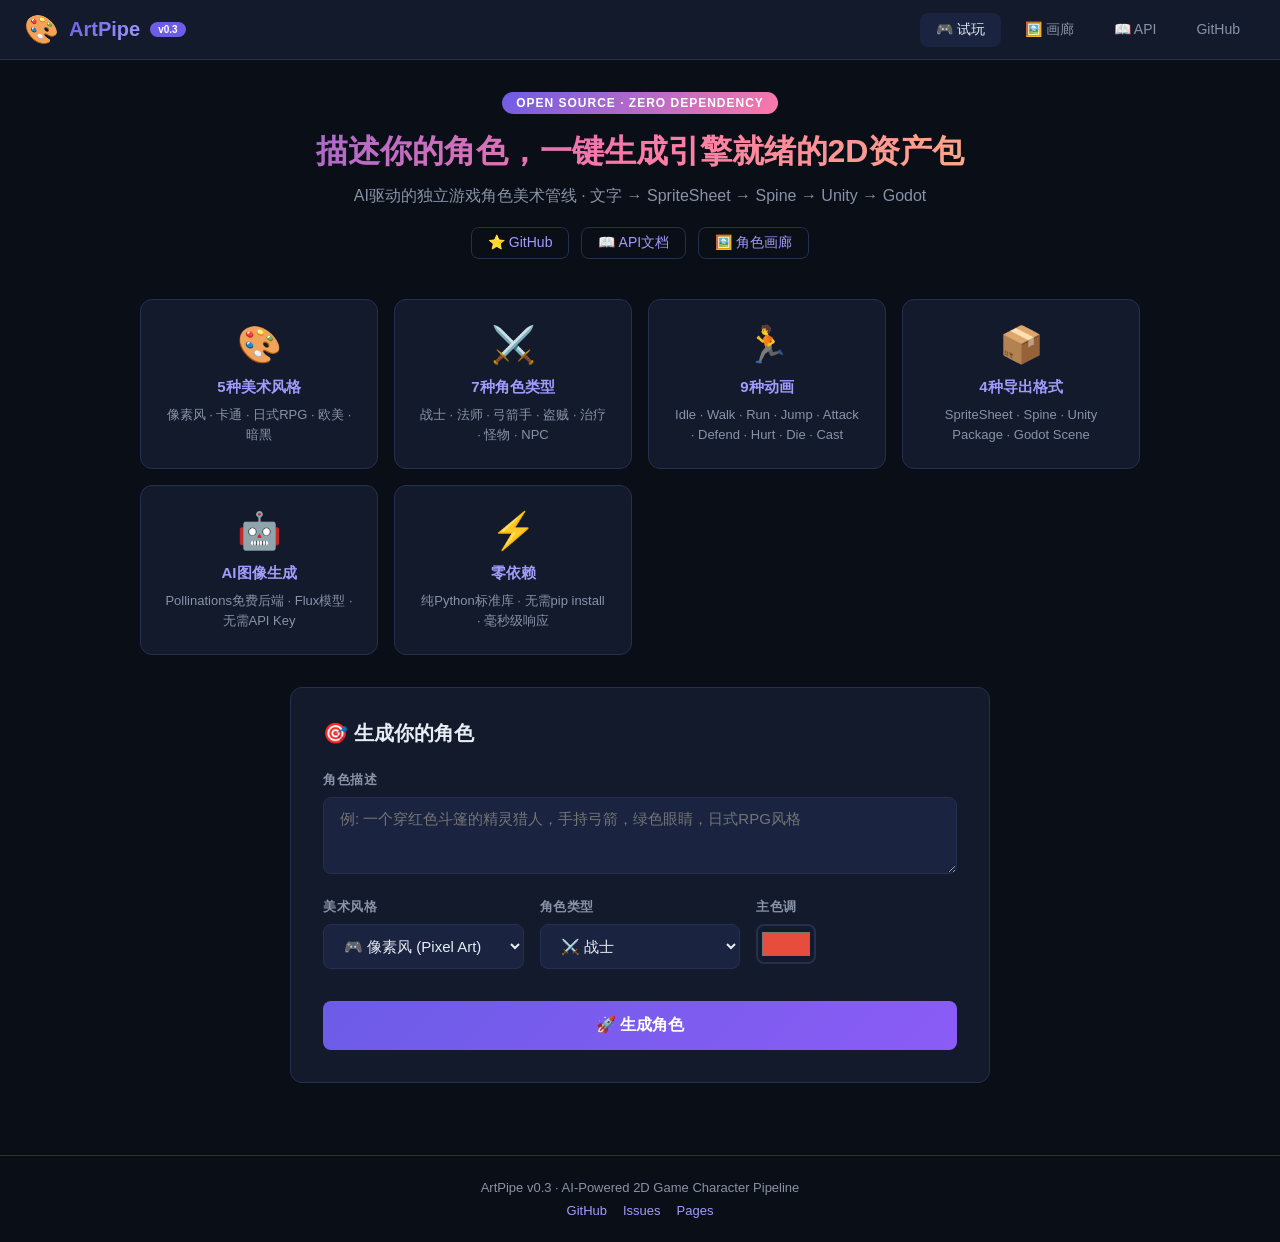
<file: docs/index.html>
<!DOCTYPE html>
<html lang="zh-CN">
<head>
    <meta charset="UTF-8">
    <meta name="viewport" content="width=device-width, initial-scale=1.0">
    <title>ArtPipe - AI 2D Game Character Generator</title>
    <meta name="description" content="API-First AI 2D game character asset generation. From text to engine-ready sprite sheets, Spine animations, Unity & Godot packages.">
    <link rel="icon" href="data:image/svg+xml,<svg xmlns='http://www.w3.org/2000/svg' viewBox='0 0 100 100'><text y='.9em' font-size='90'>🎨</text></svg>">
    <link rel="stylesheet" href="css/style.css">
    <style>
        /* Pages-only additions */
        .hero-badge { display:inline-block; background:linear-gradient(135deg,var(--accent),#fd79a8); color:#fff; padding:4px 14px; border-radius:20px; font-size:12px; font-weight:700; margin-bottom:16px; letter-spacing:1px; }
        .hero-links { margin-top:20px; display:flex; gap:12px; justify-content:center; flex-wrap:wrap; }
        .hero-links a { color:var(--accent2); text-decoration:none; font-size:14px; border:1px solid var(--border); padding:6px 16px; border-radius:8px; transition:all .2s; }
        .hero-links a:hover { border-color:var(--accent); background:rgba(108,92,231,.1); }
        .section-title { font-size:24px; text-align:center; margin:48px 0 24px; background:linear-gradient(135deg,var(--accent),var(--accent2)); -webkit-background-clip:text; -webkit-text-fill-color:transparent; }
        .api-section { background:var(--surface); border:1px solid var(--border); border-radius:var(--radius); padding:32px; max-width:800px; margin:24px auto; }
        .api-section h3 { color:var(--accent2); margin-bottom:12px; }
        .api-section pre { background:var(--bg); border:1px solid var(--border); border-radius:8px; padding:16px; overflow-x:auto; font-size:13px; color:#a8d8a8; line-height:1.6; }
        .api-section .method { color:#e17055; font-weight:700; }
        .features-grid { display:grid; grid-template-columns:repeat(auto-fit,minmax(220px,1fr)); gap:16px; max-width:1000px; margin:24px auto; }
        .feature-card { background:var(--surface); border:1px solid var(--border); border-radius:var(--radius); padding:24px; text-align:center; transition:all .2s; }
        .feature-card:hover { border-color:var(--accent); transform:translateY(-2px); }
        .feature-card .icon { font-size:36px; margin-bottom:12px; }
        .feature-card h4 { font-size:15px; margin-bottom:8px; color:var(--accent2); }
        .feature-card p { font-size:13px; color:var(--text2); line-height:1.5; }
        .footer-links { display:flex; gap:16px; justify-content:center; margin-top:8px; }
        .footer-links a { color:var(--accent2); text-decoration:none; font-size:13px; }
        #demo-grid .gallery-card { cursor:pointer; min-width:130px; max-width:150px; }
        #demo-grid .gallery-card canvas { display:block; margin:0 auto 6px; border-radius:6px; }
        #demo-grid .gallery-card:hover { transform:scale(1.05); border-color:var(--accent); }
    </style>
</head>
<body>
    <nav class="navbar">
        <div class="logo">
            <span class="logo-icon">🎨</span>
            <span class="logo-text">ArtPipe</span>
            <span class="badge">v0.3</span>
        </div>
        <div class="nav-links">
            <a href="#" onclick="showStep(0)" class="active" id="nav-create">🎮 试玩</a>
            <a href="#" onclick="showStep(5)" id="nav-gallery">🖼️ 画廊</a>
            <a href="#" onclick="showStep(6)" id="nav-api">📖 API</a>
            <a href="https://github.com/kongshan001/art-pipe" target="_blank">GitHub</a>
        </div>
    </nav>

    <main class="container">
        <!-- Step 0: Create -->
        <section id="step-0" class="step active">
            <div class="hero">
                <div class="hero-badge">OPEN SOURCE · ZERO DEPENDENCY</div>
                <h1>描述你的角色，一键生成引擎就绪的2D资产包</h1>
                <p class="subtitle">AI驱动的独立游戏角色美术管线 · 文字 → SpriteSheet → Spine → Unity → Godot</p>
                <div class="hero-links">
                    <a href="https://github.com/kongshan001/art-pipe" target="_blank">⭐ GitHub</a>
                    <a href="#" onclick="showStep(6)">📖 API文档</a>
                    <a href="#" onclick="showStep(5)">🖼️ 角色画廊</a>
                </div>
            </div>

            <!-- Feature Cards -->
            <div class="features-grid">
                <div class="feature-card"><div class="icon">🎨</div><h4>5种美术风格</h4><p>像素风 · 卡通 · 日式RPG · 欧美 · 暗黑</p></div>
                <div class="feature-card"><div class="icon">⚔️</div><h4>7种角色类型</h4><p>战士 · 法师 · 弓箭手 · 盗贼 · 治疗 · 怪物 · NPC</p></div>
                <div class="feature-card"><div class="icon">🏃</div><h4>9种动画</h4><p>Idle · Walk · Run · Jump · Attack · Defend · Hurt · Die · Cast</p></div>
                <div class="feature-card"><div class="icon">📦</div><h4>4种导出格式</h4><p>SpriteSheet · Spine · Unity Package · Godot Scene</p></div>
                <div class="feature-card"><div class="icon">🤖</div><h4>AI图像生成</h4><p>Pollinations免费后端 · Flux模型 · 无需API Key</p></div>
                <div class="feature-card"><div class="icon">⚡</div><h4>零依赖</h4><p>纯Python标准库 · 无需pip install · 毫秒级响应</p></div>
            </div>

            <div class="card form-card" style="margin-top:32px;">
                <h2>🎯 生成你的角色</h2>
                <div class="form-group">
                    <label>角色描述</label>
                    <textarea id="char-desc" rows="3" placeholder="例: 一个穿红色斗篷的精灵猎人，手持弓箭，绿色眼睛，日式RPG风格"></textarea>
                </div>
                <div class="form-row">
                    <div class="form-group">
                        <label>美术风格</label>
                        <select id="art-style">
                            <option value="pixel">🎮 像素风 (Pixel Art)</option>
                            <option value="cartoon">🎨 卡通手绘 (Cartoon)</option>
                            <option value="anime">🌸 日式RPG (Anime)</option>
                            <option value="western">🤠 欧美卡通 (Western)</option>
                            <option value="dark">🗡️ 暗黑风 (Dark Fantasy)</option>
                        </select>
                    </div>
                    <div class="form-group">
                        <label>角色类型</label>
                        <select id="char-type">
                            <option value="warrior">⚔️ 战士</option>
                            <option value="mage">🧙 法师</option>
                            <option value="archer">🏹 弓箭手</option>
                            <option value="rogue">🗡️ 盗贼</option>
                            <option value="healer">💚 治疗者</option>
                            <option value="monster">👾 怪物</option>
                            <option value="npc">👤 NPC</option>
                        </select>
                    </div>
                    <div class="form-group">
                        <label>主色调</label>
                        <input type="color" id="primary-color" value="#e74c3c">
                    </div>
                </div>
                <button class="btn btn-primary btn-lg" onclick="generateCharacter()">
                    🚀 生成角色
                </button>
            </div>
        </section>

        <!-- Step 1: Loading -->
        <section id="step-1" class="step">
            <div class="loading-container">
                <div class="loading-ring"></div>
                <h2 id="loading-text">🎨 正在生成角色概念图...</h2>
                <div class="progress-bar">
                    <div class="progress-fill" id="progress-fill"></div>
                </div>
                <div class="pipeline-steps">
                    <div class="pipe-step" id="ps-gen">✅ 概念图生成</div>
                    <div class="pipe-step" id="ps-split">⏳ 图层拆分</div>
                    <div class="pipe-step" id="ps-rig">⏳ 骨骼绑定</div>
                    <div class="pipe-step" id="ps-anim">⏳ 动画制作</div>
                    <div class="pipe-step" id="ps-pack">⏳ 打包导出</div>
                </div>
            </div>
        </section>

        <!-- Step 2: Preview & Edit -->
        <section id="step-2" class="step">
            <div class="preview-layout">
                <div class="canvas-area">
                    <h2>👤 角色预览</h2>
                    <div class="canvas-wrapper">
                        <canvas id="character-canvas" width="400" height="500"></canvas>
                    </div>
                    <div class="anim-controls">
                        <button class="btn btn-sm" onclick="playAnim('idle')" id="anim-idle">🧍 Idle</button>
                        <button class="btn btn-sm" onclick="playAnim('walk')" id="anim-walk">🚶 Walk</button>
                        <button class="btn btn-sm" onclick="playAnim('run')" id="anim-run">🏃 Run</button>
                        <button class="btn btn-sm" onclick="playAnim('attack')" id="anim-attack">⚔️ Attack</button>
                        <button class="btn btn-sm" onclick="playAnim('hurt')" id="anim-hurt">💥 Hurt</button>
                        <button class="btn btn-sm" onclick="playAnim('die')" id="anim-die">💀 Die</button>
                    </div>
                </div>
                <div class="props-area">
                    <h2>⚙️ 属性调整</h2>
                    <div class="prop-group">
                        <label>动画速度</label>
                        <input type="range" id="anim-speed" min="0.5" max="3" step="0.1" value="1" oninput="setAnimSpeed(this.value)">
                        <span id="speed-val">1.0x</span>
                    </div>
                    <div class="prop-group">
                        <label>角色缩放</label>
                        <input type="range" id="char-scale" min="0.5" max="2" step="0.1" value="1" oninput="setScale(this.value)">
                        <span id="scale-val">1.0x</span>
                    </div>
                    <div class="prop-group">
                        <label>配色方案</label>
                        <div class="color-swatches" id="color-swatches"></div>
                    </div>
                    <div class="prop-group">
                        <label>角色变体</label>
                        <div class="variant-grid" id="variant-grid"></div>
                    </div>
                    <div class="character-info" id="char-info">
                        <div class="info-row"><span>风格:</span><span id="info-style">-</span></div>
                        <div class="info-row"><span>类型:</span><span id="info-type">-</span></div>
                        <div class="info-row"><span>部件数:</span><span id="info-parts">-</span></div>
                        <div class="info-row"><span>骨骼数:</span><span id="info-bones">-</span></div>
                        <div class="info-row"><span>动画数:</span><span>6</span></div>
                    </div>
                    <div style="display:flex;gap:8px;flex-wrap:wrap;">
                        <button class="btn btn-primary" onclick="showStep(3)">📦 导出</button>
                        <button class="btn btn-sm" onclick="showStep(0)" style="padding:10px 16px;">← 再来一个</button>
                    </div>
                </div>
            </div>
        </section>

        <!-- Step 3: Export -->
        <section id="step-3" class="step">
            <h2 class="section-title">📦 导出角色资产包</h2>
            <div class="export-grid">
                <div class="export-card" onclick="doExport('unity')">
                    <div class="export-icon">🎮</div>
                    <h3>Unity Package</h3>
                    <p>含Prefab + Animator + Sprite Atlas</p>
                    <span class="tag">.unitypackage</span>
                </div>
                <div class="export-card" onclick="doExport('spine')">
                    <div class="export-icon">🦴</div>
                    <h3>Spine Project</h3>
                    <p>含骨骼 + 权重 + 动画数据</p>
                    <span class="tag">.spine + .atlas</span>
                </div>
                <div class="export-card" onclick="doExport('spritesheet')">
                    <div class="export-icon">🎞️</div>
                    <h3>Sprite Sheet</h3>
                    <p>帧动画序列图 + JSON数据</p>
                    <span class="tag">.png + .json</span>
                </div>
                <div class="export-card" onclick="doExport('godot')">
                    <div class="export-icon">🕊️</div>
                    <h3>Godot Scene</h3>
                    <p>含Scene + AnimationPlayer</p>
                    <span class="tag">.tscn</span>
                </div>
            </div>
            <div id="export-status" class="export-status"></div>
            <div class="export-preview" id="export-preview" style="display:none">
                <h3>📋 导出内容预览</h3>
                <pre id="export-content"></pre>
                <button class="btn btn-primary" onclick="downloadExport()">⬇️ 下载资产包</button>
            </div>
            <div style="text-align:center;margin-top:24px;">
                <button class="btn btn-sm" onclick="showStep(2)" style="padding:10px 20px;">← 返回预览</button>
            </div>
        </section>

        <!-- Step 5: Gallery -->
        <section id="step-5" class="step">
            <h2 class="section-title">🖼️ 角色画廊</h2>
            <div class="gallery-grid" id="gallery-grid">
                <div class="gallery-empty">还没有生成角色，去<a href="#" onclick="showStep(0)">创建一个</a>吧！</div>
            </div>
            <!-- 预置展示区 -->
            <h3 style="text-align:center;color:var(--text2);margin:40px 0 20px;font-size:16px;">—— 风格展示（点击可体验动画）——</h3>
            <div id="demo-grid" class="gallery-grid"></div>
        </section>

        <!-- Step 6: API Docs -->
        <section id="step-6" class="step">
            <h2 class="section-title">📖 API 文档</h2>

            <div class="api-section">
                <h3>🚀 Quick Start</h3>
<pre><span class="method">POST</span> /api/generate

curl -X POST http://localhost:8080/api/generate \
  -H "Content-Type: application/json" \
  -d '{
    "prompt": "一个穿红色斗篷的精灵猎人",
    "style": "pixel",
    "render_mode": "ai"
  }'</pre>
            </div>

            <div class="api-section">
                <h3>📝 Request Body</h3>
<pre>{
  "prompt":     "string (required)",   // 角色描述
  "style":      "pixel|cartoon|anime|western|dark",
  "char_type":  "warrior|mage|archer|rogue|healer|monster|npc",
  "seed":       12345,                 // 固定种子可复现
  "render_mode":"procedural|ai|hybrid", // 渲染模式
  "ai_backend": "pollinations",        // AI后端
  "formats":    ["spine","unity","godot"],
  "include_png": true
}</pre>
            </div>

            <div class="api-section">
                <h3>🎨 渲染模式</h3>
                <table style="width:100%;border-collapse:collapse;font-size:14px;">
                    <tr style="border-bottom:1px solid var(--border);">
                        <th style="text-align:left;padding:8px;color:var(--accent2);">模式</th>
                        <th style="text-align:left;padding:8px;color:var(--accent2);">说明</th>
                        <th style="text-align:left;padding:8px;color:var(--accent2);">响应时间</th>
                    </tr>
                    <tr style="border-bottom:1px solid var(--border);"><td style="padding:8px;"><code>procedural</code></td><td style="padding:8px;">程序化生成（默认）</td><td style="padding:8px;">&lt;1s</td></tr>
                    <tr style="border-bottom:1px solid var(--border);"><td style="padding:8px;"><code>ai</code></td><td style="padding:8px;">AI图像生成 (Pollinations/Flux)</td><td style="padding:8px;">~30-60s</td></tr>
                    <tr><td style="padding:8px;"><code>hybrid</code></td><td style="padding:8px;">AI参考图 + 程序化精灵表</td><td style="padding:8px;">~30-60s</td></tr>
                </table>
            </div>

            <div class="api-section">
                <h3>🔗 所有端点</h3>
<pre><span class="method">POST</span> /api/generate   生成角色资产包
<span class="method">GET</span>  /api/info       API信息
<span class="method">GET</span>  /api/styles     可用风格列表
<span class="method">GET</span>  /api/types      可用角色类型
<span class="method">GET</span>  /api/backends   AI图像生成后端
<span class="method">GET</span>  /preview/{id}   预览已生成角色</pre>
            </div>

            <div class="api-section">
                <h3>💻 本地运行</h3>
<pre>git clone https://github.com/kongshan001/art-pipe.git
cd art-pipe
python3 app.py
# API running at http://localhost:8080
# 零依赖 — 纯 Python 标准库，无需 pip install</pre>
            </div>
        </section>
    </main>

    <footer>
        <p>ArtPipe v0.3 · AI-Powered 2D Game Character Pipeline</p>
        <div class="footer-links">
            <a href="https://github.com/kongshan001/art-pipe">GitHub</a>
            <a href="https://github.com/kongshan001/art-pipe/issues">Issues</a>
            <a href="https://kongshan001.github.io/art-pipe/">Pages</a>
        </div>
    </footer>

    <script src="js/character.js"></script>
    <script src="js/animator.js"></script>
    <script src="js/exporter.js"></script>
    <script src="js/app.js"></script>
</body>
</html>
</file>
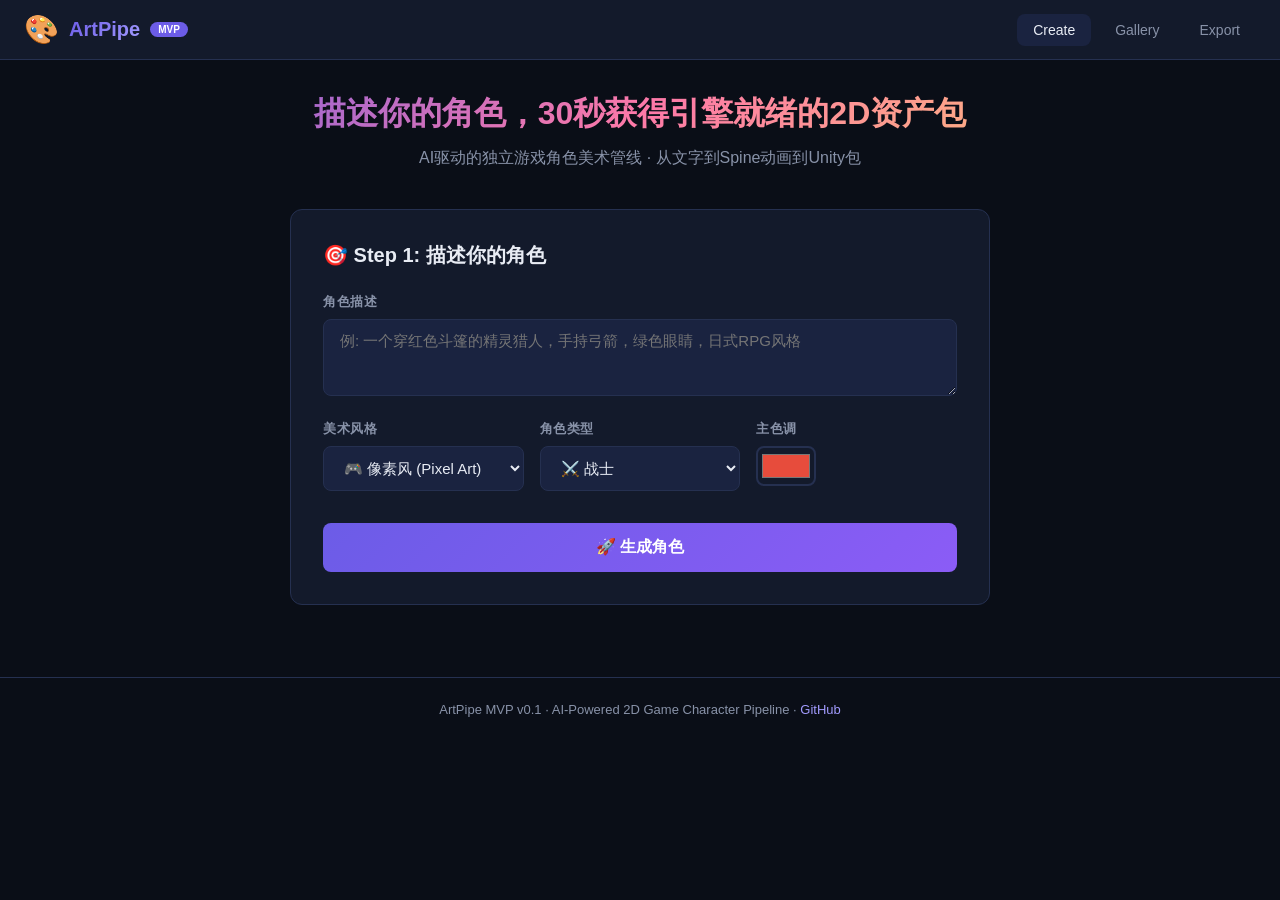
<file: templates/index.html>
<!DOCTYPE html>
<html lang="zh-CN">
<head>
    <meta charset="UTF-8">
    <meta name="viewport" content="width=device-width, initial-scale=1.0">
    <title>ArtPipe - AI 2D Game Character Generator</title>
    <link rel="stylesheet" href="/static/css/style.css">
</head>
<body>
    <nav class="navbar">
        <div class="logo">
            <span class="logo-icon">🎨</span>
            <span class="logo-text">ArtPipe</span>
            <span class="badge">MVP</span>
        </div>
        <div class="nav-links">
            <a href="#" onclick="showStep(0)" class="active" id="nav-create">Create</a>
            <a href="#" onclick="showStep(5)" id="nav-gallery">Gallery</a>
            <a href="#" onclick="showStep(6)" id="nav-export">Export</a>
        </div>
    </nav>

    <main class="container">
        <!-- Step 0: Welcome / Describe -->
        <section id="step-0" class="step active">
            <div class="hero">
                <h1>描述你的角色，30秒获得引擎就绪的2D资产包</h1>
                <p class="subtitle">AI驱动的独立游戏角色美术管线 · 从文字到Spine动画到Unity包</p>
            </div>
            <div class="card form-card">
                <h2>🎯 Step 1: 描述你的角色</h2>
                <div class="form-group">
                    <label>角色描述</label>
                    <textarea id="char-desc" rows="3" placeholder="例: 一个穿红色斗篷的精灵猎人，手持弓箭，绿色眼睛，日式RPG风格"></textarea>
                </div>
                <div class="form-row">
                    <div class="form-group">
                        <label>美术风格</label>
                        <select id="art-style">
                            <option value="pixel">🎮 像素风 (Pixel Art)</option>
                            <option value="cartoon">🎨 卡通手绘 (Cartoon)</option>
                            <option value="anime">🌸 日式RPG (Anime)</option>
                            <option value="western">🤠 欧美卡通 (Western)</option>
                            <option value="dark">🗡️ 暗黑风 (Dark Fantasy)</option>
                        </select>
                    </div>
                    <div class="form-group">
                        <label>角色类型</label>
                        <select id="char-type">
                            <option value="warrior">⚔️ 战士</option>
                            <option value="mage">🧙 法师</option>
                            <option value="archer">🏹 弓箭手</option>
                            <option value="rogue">🗡️ 盗贼</option>
                            <option value="healer">💚 治疗者</option>
                            <option value="monster">👾 怪物</option>
                            <option value="npc">👤 NPC</option>
                        </select>
                    </div>
                    <div class="form-group">
                        <label>主色调</label>
                        <input type="color" id="primary-color" value="#e74c3c">
                    </div>
                </div>
                <button class="btn btn-primary btn-lg" onclick="generateCharacter()">
                    🚀 生成角色
                </button>
            </div>
        </section>

        <!-- Step 1: Loading -->
        <section id="step-1" class="step">
            <div class="loading-container">
                <div class="loading-ring"></div>
                <h2 id="loading-text">🎨 正在生成角色概念图...</h2>
                <div class="progress-bar">
                    <div class="progress-fill" id="progress-fill"></div>
                </div>
                <div class="pipeline-steps">
                    <div class="pipe-step" id="ps-gen">✅ 概念图生成</div>
                    <div class="pipe-step" id="ps-split">⏳ 图层拆分</div>
                    <div class="pipe-step" id="ps-rig">⏳ 骨骼绑定</div>
                    <div class="pipe-step" id="ps-anim">⏳ 动画制作</div>
                    <div class="pipe-step" id="ps-pack">⏳ 打包导出</div>
                </div>
            </div>
        </section>

        <!-- Step 2: Preview & Edit -->
        <section id="step-2" class="step">
            <div class="preview-layout">
                <div class="canvas-area">
                    <h2>👤 角色预览</h2>
                    <div class="canvas-wrapper">
                        <canvas id="character-canvas" width="400" height="500"></canvas>
                    </div>
                    <div class="anim-controls">
                        <button class="btn btn-sm" onclick="playAnim('idle')" id="anim-idle">🧍 Idle</button>
                        <button class="btn btn-sm" onclick="playAnim('walk')" id="anim-walk">🚶 Walk</button>
                        <button class="btn btn-sm" onclick="playAnim('run')" id="anim-run">🏃 Run</button>
                        <button class="btn btn-sm" onclick="playAnim('attack')" id="anim-attack">⚔️ Attack</button>
                        <button class="btn btn-sm" onclick="playAnim('hurt')" id="anim-hurt">💥 Hurt</button>
                        <button class="btn btn-sm" onclick="playAnim('die')" id="anim-die">💀 Die</button>
                    </div>
                </div>
                <div class="props-area">
                    <h2>⚙️ 属性调整</h2>
                    <div class="prop-group">
                        <label>动画速度</label>
                        <input type="range" id="anim-speed" min="0.5" max="3" step="0.1" value="1" oninput="setAnimSpeed(this.value)">
                        <span id="speed-val">1.0x</span>
                    </div>
                    <div class="prop-group">
                        <label>角色缩放</label>
                        <input type="range" id="char-scale" min="0.5" max="2" step="0.1" value="1" oninput="setScale(this.value)">
                        <span id="scale-val">1.0x</span>
                    </div>
                    <div class="prop-group">
                        <label>配色方案</label>
                        <div class="color-swatches" id="color-swatches"></div>
                    </div>
                    <div class="prop-group">
                        <label>角色变体</label>
                        <div class="variant-grid" id="variant-grid"></div>
                    </div>
                    <div class="character-info" id="char-info">
                        <div class="info-row"><span>风格:</span><span id="info-style">-</span></div>
                        <div class="info-row"><span>类型:</span><span id="info-type">-</span></div>
                        <div class="info-row"><span>部件数:</span><span id="info-parts">-</span></div>
                        <div class="info-row"><span>骨骼数:</span><span id="info-bones">-</span></div>
                        <div class="info-row"><span>动画数:</span><span id="info-anims">6</span></div>
                    </div>
                    <button class="btn btn-primary" onclick="showStep(3)">下一步: 导出 →</button>
                </div>
            </div>
        </section>

        <!-- Step 3: Export -->
        <section id="step-3" class="step">
            <h2>📦 导出角色资产包</h2>
            <div class="export-grid">
                <div class="export-card" onclick="doExport('unity')">
                    <div class="export-icon">🎮</div>
                    <h3>Unity Package</h3>
                    <p>含Prefab + Animator + Sprite Atlas</p>
                    <span class="tag">.unitypackage</span>
                </div>
                <div class="export-card" onclick="doExport('spine')">
                    <div class="export-icon">🦴</div>
                    <h3>Spine Project</h3>
                    <p>含骨骼 + 权重 + 动画数据</p>
                    <span class="tag">.spine + .atlas</span>
                </div>
                <div class="export-card" onclick="doExport('spritesheet')">
                    <div class="export-icon">🎞️</div>
                    <h3>Sprite Sheet</h3>
                    <p>帧动画序列图 + JSON数据</p>
                    <span class="tag">.png + .json</span>
                </div>
                <div class="export-card" onclick="doExport('godot')">
                    <div class="export-icon">🕊️</div>
                    <h3>Godot Scene</h3>
                    <p>含Scene + AnimationPlayer</p>
                    <span class="tag">.tscn</span>
                </div>
            </div>
            <div id="export-status" class="export-status"></div>
            <div class="export-preview" id="export-preview" style="display:none">
                <h3>📋 导出内容预览</h3>
                <pre id="export-content"></pre>
                <button class="btn btn-primary" onclick="downloadExport()">⬇️ 下载资产包</button>
            </div>
        </section>

        <!-- Step 5: Gallery -->
        <section id="step-5" class="step">
            <h2>🖼️ 角色画廊</h2>
            <div class="gallery-grid" id="gallery-grid">
                <div class="gallery-empty">还没有生成角色，去<a href="#" onclick="showStep(0)">创建一个</a>吧！</div>
            </div>
        </section>

        <!-- Step 6: Pipeline Info -->
        <section id="step-6" class="step">
            <h2>🔧 生产管线信息</h2>
            <div class="pipeline-info">
                <div class="pipe-info-card">
                    <h3>当前管线</h3>
                    <div class="pipeline-flow">
                        <span class="pipe-node">文字描述</span>
                        <span class="pipe-arrow">→</span>
                        <span class="pipe-node">程序化生成</span>
                        <span class="pipe-arrow">→</span>
                        <span class="pipe-node">部件拆分</span>
                        <span class="pipe-arrow">→</span>
                        <span class="pipe-node">骨骼绑定</span>
                        <span class="pipe-arrow">→</span>
                        <span class="pipe-node">动画生成</span>
                        <span class="pipe-arrow">→</span>
                        <span class="pipe-node">引擎导出</span>
                    </div>
                </div>
                <div class="pipe-info-card">
                    <h3>🚀 MVP 功能范围</h3>
                    <ul>
                        <li>✅ 5种美术风格 (像素/卡通/日式/欧美/暗黑)</li>
                        <li>✅ 7种角色类型 (战士/法师/弓箭手/盗贼/治疗/怪物/NPC)</li>
                        <li>✅ 程序化角色生成 (无需GPU)</li>
                        <li>✅ Canvas实时渲染 + 动画预览</li>
                        <li>✅ 6套动画 (Idle/Walk/Run/Attack/Hurt/Die)</li>
                        <li>✅ 4种导出格式 (Unity/Spine/SpriteSheet/Godot)</li>
                        <li>✅ 配色方案切换</li>
                        <li>✅ 角色变体生成</li>
                    </ul>
                </div>
                <div class="pipe-info-card">
                    <h3>🔮 路线图</h3>
                    <ul>
                        <li>⏳ AI图片生成集成 (SDXL API)</li>
                        <li>⏳ SAM自动拆层</li>
                        <li>⏳ Spine .skel真实导出</li>
                        <li>⏳ 风格LoRA训练</li>
                        <li>⏳ 3D角色生成</li>
                        <li>⏳ 多人协作</li>
                    </ul>
                </div>
            </div>
        </section>
    </main>

    <footer>
        <p>ArtPipe MVP v0.1 · AI-Powered 2D Game Character Pipeline · <a href="https://github.com/kongshan001/art-pipe">GitHub</a></p>
    </footer>

    <script src="/static/js/character.js"></script>
    <script src="/static/js/animator.js"></script>
    <script src="/static/js/exporter.js"></script>
    <script src="/static/js/app.js"></script>
</body>
</html>
</file>
<file: docs/css/style.css>
/* ArtPipe MVP Styles */
:root {
    --bg: #0a0e17;
    --surface: #131a2b;
    --surface2: #1a2340;
    --border: #253050;
    --text: #e8ecf4;
    --text2: #8892a8;
    --accent: #6c5ce7;
    --accent2: #a29bfe;
    --success: #00b894;
    --warning: #fdcb6e;
    --danger: #e17055;
    --radius: 12px;
}

* { margin: 0; padding: 0; box-sizing: border-box; }

body {
    font-family: -apple-system, BlinkMacSystemFont, 'Segoe UI', Roboto, sans-serif;
    background: var(--bg);
    color: var(--text);
    min-height: 100vh;
}

/* Navbar */
.navbar {
    background: var(--surface);
    border-bottom: 1px solid var(--border);
    padding: 0 24px;
    height: 60px;
    display: flex;
    align-items: center;
    justify-content: space-between;
    position: sticky;
    top: 0;
    z-index: 100;
}

.logo {
    display: flex;
    align-items: center;
    gap: 10px;
    font-size: 20px;
    font-weight: 700;
}
.logo-icon { font-size: 28px; }
.logo-text { background: linear-gradient(135deg, var(--accent), var(--accent2)); -webkit-background-clip: text; -webkit-text-fill-color: transparent; }
.badge {
    font-size: 10px;
    background: var(--accent);
    color: white;
    padding: 2px 8px;
    border-radius: 10px;
    font-weight: 600;
}

.nav-links { display: flex; gap: 8px; }
.nav-links a {
    color: var(--text2);
    text-decoration: none;
    padding: 8px 16px;
    border-radius: 8px;
    transition: all 0.2s;
    font-size: 14px;
}
.nav-links a:hover, .nav-links a.active {
    color: var(--text);
    background: var(--surface2);
}

/* Container */
.container {
    max-width: 1200px;
    margin: 0 auto;
    padding: 32px 24px;
}

/* Steps */
.step { display: none; }
.step.active { display: block; animation: fadeIn 0.3s ease; }

@keyframes fadeIn { from { opacity: 0; transform: translateY(10px); } to { opacity: 1; transform: translateY(0); } }

/* Hero */
.hero {
    text-align: center;
    margin-bottom: 40px;
}
.hero h1 {
    font-size: 32px;
    background: linear-gradient(135deg, var(--accent), #fd79a8, var(--warning));
    -webkit-background-clip: text;
    -webkit-text-fill-color: transparent;
    margin-bottom: 12px;
}
.subtitle { color: var(--text2); font-size: 16px; }

/* Cards */
.card {
    background: var(--surface);
    border: 1px solid var(--border);
    border-radius: var(--radius);
    padding: 32px;
}

.form-card { max-width: 700px; margin: 0 auto; }
.form-card h2 { margin-bottom: 24px; font-size: 20px; }

.form-group { margin-bottom: 20px; }
.form-group label {
    display: block;
    margin-bottom: 8px;
    font-size: 13px;
    color: var(--text2);
    font-weight: 600;
    text-transform: uppercase;
    letter-spacing: 0.5px;
}

textarea, select, input[type="text"] {
    width: 100%;
    background: var(--surface2);
    border: 1px solid var(--border);
    border-radius: 8px;
    padding: 12px 16px;
    color: var(--text);
    font-size: 15px;
    font-family: inherit;
    transition: border-color 0.2s;
}
textarea:focus, select:focus, input:focus {
    outline: none;
    border-color: var(--accent);
}

input[type="color"] {
    width: 60px;
    height: 40px;
    border: 2px solid var(--border);
    border-radius: 8px;
    cursor: pointer;
    background: transparent;
    padding: 2px;
}

.form-row {
    display: grid;
    grid-template-columns: 1fr 1fr 1fr;
    gap: 16px;
}

/* Buttons */
.btn {
    padding: 10px 20px;
    border: none;
    border-radius: 8px;
    font-size: 14px;
    font-weight: 600;
    cursor: pointer;
    transition: all 0.2s;
    display: inline-flex;
    align-items: center;
    gap: 6px;
}
.btn-primary {
    background: linear-gradient(135deg, var(--accent), #8b5cf6);
    color: white;
}
.btn-primary:hover { transform: translateY(-1px); box-shadow: 0 4px 20px rgba(108,92,231,0.4); }
.btn-sm { padding: 6px 12px; font-size: 12px; background: var(--surface2); color: var(--text); border: 1px solid var(--border); }
.btn-sm:hover, .btn-sm.active { border-color: var(--accent); color: var(--accent2); background: rgba(108,92,231,0.1); }
.btn-lg { padding: 14px 32px; font-size: 16px; width: 100%; justify-content: center; margin-top: 12px; }

/* Loading */
.loading-container {
    text-align: center;
    padding: 60px 0;
}
.loading-ring {
    width: 80px;
    height: 80px;
    border: 4px solid var(--border);
    border-top: 4px solid var(--accent);
    border-radius: 50%;
    margin: 0 auto 24px;
    animation: spin 1s linear infinite;
}
@keyframes spin { to { transform: rotate(360deg); } }

.progress-bar {
    width: 400px;
    max-width: 100%;
    height: 6px;
    background: var(--surface2);
    border-radius: 3px;
    margin: 20px auto;
    overflow: hidden;
}
.progress-fill {
    height: 100%;
    width: 0%;
    background: linear-gradient(90deg, var(--accent), var(--accent2));
    border-radius: 3px;
    transition: width 0.3s;
}

.pipeline-steps {
    display: flex;
    gap: 8px;
    justify-content: center;
    margin-top: 24px;
    flex-wrap: wrap;
}
.pipe-step {
    padding: 8px 16px;
    background: var(--surface2);
    border-radius: 20px;
    font-size: 13px;
    border: 1px solid var(--border);
}
.pipe-step.done { border-color: var(--success); color: var(--success); }
.pipe-step.active { border-color: var(--accent); color: var(--accent2); animation: pulse 1s ease infinite; }
@keyframes pulse { 0%,100% { opacity: 1; } 50% { opacity: 0.6; } }

/* Preview Layout */
.preview-layout {
    display: grid;
    grid-template-columns: 1fr 350px;
    gap: 24px;
}

.canvas-area h2, .props-area h2 { margin-bottom: 16px; font-size: 18px; }
.canvas-wrapper {
    background: var(--surface);
    border: 1px solid var(--border);
    border-radius: var(--radius);
    display: flex;
    justify-content: center;
    align-items: center;
    padding: 20px;
    min-height: 520px;
}
#character-canvas { image-rendering: pixelated; }

.anim-controls {
    display: flex;
    gap: 6px;
    margin-top: 12px;
    flex-wrap: wrap;
}

.props-area {
    background: var(--surface);
    border: 1px solid var(--border);
    border-radius: var(--radius);
    padding: 24px;
    height: fit-content;
}

.prop-group {
    margin-bottom: 20px;
}
.prop-group label {
    display: block;
    font-size: 12px;
    color: var(--text2);
    margin-bottom: 8px;
    text-transform: uppercase;
    letter-spacing: 0.5px;
}
.prop-group input[type="range"] {
    width: calc(100% - 50px);
    accent-color: var(--accent);
}
.prop-group span {
    float: right;
    font-size: 13px;
    color: var(--accent2);
}

.color-swatches {
    display: flex;
    gap: 8px;
    flex-wrap: wrap;
}
.swatch {
    width: 32px;
    height: 32px;
    border-radius: 8px;
    cursor: pointer;
    border: 2px solid transparent;
    transition: all 0.2s;
}
.swatch:hover, .swatch.active { border-color: white; transform: scale(1.1); }

.variant-grid {
    display: grid;
    grid-template-columns: repeat(4, 1fr);
    gap: 8px;
}
.variant-item {
    aspect-ratio: 1;
    background: var(--surface2);
    border: 1px solid var(--border);
    border-radius: 8px;
    cursor: pointer;
    display: flex;
    align-items: center;
    justify-content: center;
    font-size: 24px;
    transition: all 0.2s;
}
.variant-item:hover { border-color: var(--accent); }

.character-info {
    background: var(--surface2);
    border-radius: 8px;
    padding: 12px;
    margin-bottom: 16px;
}
.info-row {
    display: flex;
    justify-content: space-between;
    padding: 4px 0;
    font-size: 13px;
}
.info-row span:first-child { color: var(--text2); }
.info-row span:last-child { color: var(--accent2); font-weight: 600; }

/* Export */
.export-grid {
    display: grid;
    grid-template-columns: repeat(4, 1fr);
    gap: 16px;
    margin-bottom: 24px;
}
.export-card {
    background: var(--surface);
    border: 1px solid var(--border);
    border-radius: var(--radius);
    padding: 24px;
    text-align: center;
    cursor: pointer;
    transition: all 0.2s;
}
.export-card:hover {
    border-color: var(--accent);
    transform: translateY(-2px);
    box-shadow: 0 8px 24px rgba(0,0,0,0.3);
}
.export-icon { font-size: 48px; margin-bottom: 12px; }
.export-card h3 { font-size: 16px; margin-bottom: 8px; }
.export-card p { font-size: 12px; color: var(--text2); margin-bottom: 12px; }
.tag {
    display: inline-block;
    font-size: 11px;
    background: var(--surface2);
    padding: 4px 10px;
    border-radius: 12px;
    color: var(--accent2);
}

.export-status {
    text-align: center;
    padding: 16px;
    border-radius: 8px;
    margin-bottom: 16px;
    display: none;
}
.export-status.success { display: block; background: rgba(0,184,148,0.1); color: var(--success); border: 1px solid var(--success); }

.export-preview {
    background: var(--surface);
    border: 1px solid var(--border);
    border-radius: var(--radius);
    padding: 24px;
}
.export-preview pre {
    background: var(--bg);
    border: 1px solid var(--border);
    border-radius: 8px;
    padding: 16px;
    font-size: 12px;
    overflow-x: auto;
    margin: 16px 0;
    color: var(--accent2);
    max-height: 300px;
    overflow-y: auto;
}

/* Gallery */
.gallery-grid {
    display: grid;
    grid-template-columns: repeat(auto-fill, minmax(200px, 1fr));
    gap: 16px;
}
.gallery-card {
    background: var(--surface);
    border: 1px solid var(--border);
    border-radius: var(--radius);
    overflow: hidden;
    cursor: pointer;
    transition: all 0.2s;
}
.gallery-card:hover { border-color: var(--accent); transform: translateY(-2px); }
.gallery-card canvas { width: 100%; display: block; }
.gallery-card .card-info { padding: 12px; }
.gallery-card .card-info h4 { font-size: 14px; margin-bottom: 4px; }
.gallery-card .card-info span { font-size: 11px; color: var(--text2); }
.gallery-empty {
    grid-column: 1 / -1;
    text-align: center;
    padding: 60px;
    color: var(--text2);
}
.gallery-empty a { color: var(--accent2); }

/* Pipeline Info */
.pipeline-info { display: grid; grid-template-columns: 1fr 1fr 1fr; gap: 16px; }
.pipe-info-card {
    background: var(--surface);
    border: 1px solid var(--border);
    border-radius: var(--radius);
    padding: 24px;
}
.pipe-info-card h3 { margin-bottom: 16px; font-size: 16px; }
.pipeline-flow {
    display: flex;
    flex-wrap: wrap;
    gap: 6px;
    align-items: center;
}
.pipe-node {
    background: var(--surface2);
    padding: 6px 12px;
    border-radius: 6px;
    font-size: 12px;
    border: 1px solid var(--border);
}
.pipe-arrow { color: var(--accent); }
.pipe-info-card ul { list-style: none; }
.pipe-info-card li { padding: 4px 0; font-size: 13px; }

/* Footer */
footer {
    text-align: center;
    padding: 24px;
    color: var(--text2);
    font-size: 13px;
    border-top: 1px solid var(--border);
    margin-top: 40px;
}
footer a { color: var(--accent2); text-decoration: none; }

/* Responsive */
@media (max-width: 768px) {
    .form-row { grid-template-columns: 1fr; }
    .preview-layout { grid-template-columns: 1fr; }
    .export-grid { grid-template-columns: repeat(2, 1fr); }
    .pipeline-info { grid-template-columns: 1fr; }
    .hero h1 { font-size: 24px; }
}
</file>
<file: static/css/style.css>
/* ArtPipe MVP Styles */
:root {
    --bg: #0a0e17;
    --surface: #131a2b;
    --surface2: #1a2340;
    --border: #253050;
    --text: #e8ecf4;
    --text2: #8892a8;
    --accent: #6c5ce7;
    --accent2: #a29bfe;
    --success: #00b894;
    --warning: #fdcb6e;
    --danger: #e17055;
    --radius: 12px;
}

* { margin: 0; padding: 0; box-sizing: border-box; }

body {
    font-family: -apple-system, BlinkMacSystemFont, 'Segoe UI', Roboto, sans-serif;
    background: var(--bg);
    color: var(--text);
    min-height: 100vh;
}

/* Navbar */
.navbar {
    background: var(--surface);
    border-bottom: 1px solid var(--border);
    padding: 0 24px;
    height: 60px;
    display: flex;
    align-items: center;
    justify-content: space-between;
    position: sticky;
    top: 0;
    z-index: 100;
}

.logo {
    display: flex;
    align-items: center;
    gap: 10px;
    font-size: 20px;
    font-weight: 700;
}
.logo-icon { font-size: 28px; }
.logo-text { background: linear-gradient(135deg, var(--accent), var(--accent2)); -webkit-background-clip: text; -webkit-text-fill-color: transparent; }
.badge {
    font-size: 10px;
    background: var(--accent);
    color: white;
    padding: 2px 8px;
    border-radius: 10px;
    font-weight: 600;
}

.nav-links { display: flex; gap: 8px; }
.nav-links a {
    color: var(--text2);
    text-decoration: none;
    padding: 8px 16px;
    border-radius: 8px;
    transition: all 0.2s;
    font-size: 14px;
}
.nav-links a:hover, .nav-links a.active {
    color: var(--text);
    background: var(--surface2);
}

/* Container */
.container {
    max-width: 1200px;
    margin: 0 auto;
    padding: 32px 24px;
}

/* Steps */
.step { display: none; }
.step.active { display: block; animation: fadeIn 0.3s ease; }

@keyframes fadeIn { from { opacity: 0; transform: translateY(10px); } to { opacity: 1; transform: translateY(0); } }

/* Hero */
.hero {
    text-align: center;
    margin-bottom: 40px;
}
.hero h1 {
    font-size: 32px;
    background: linear-gradient(135deg, var(--accent), #fd79a8, var(--warning));
    -webkit-background-clip: text;
    -webkit-text-fill-color: transparent;
    margin-bottom: 12px;
}
.subtitle { color: var(--text2); font-size: 16px; }

/* Cards */
.card {
    background: var(--surface);
    border: 1px solid var(--border);
    border-radius: var(--radius);
    padding: 32px;
}

.form-card { max-width: 700px; margin: 0 auto; }
.form-card h2 { margin-bottom: 24px; font-size: 20px; }

.form-group { margin-bottom: 20px; }
.form-group label {
    display: block;
    margin-bottom: 8px;
    font-size: 13px;
    color: var(--text2);
    font-weight: 600;
    text-transform: uppercase;
    letter-spacing: 0.5px;
}

textarea, select, input[type="text"] {
    width: 100%;
    background: var(--surface2);
    border: 1px solid var(--border);
    border-radius: 8px;
    padding: 12px 16px;
    color: var(--text);
    font-size: 15px;
    font-family: inherit;
    transition: border-color 0.2s;
}
textarea:focus, select:focus, input:focus {
    outline: none;
    border-color: var(--accent);
}

input[type="color"] {
    width: 60px;
    height: 40px;
    border: 2px solid var(--border);
    border-radius: 8px;
    cursor: pointer;
    background: transparent;
    padding: 2px;
}

.form-row {
    display: grid;
    grid-template-columns: 1fr 1fr 1fr;
    gap: 16px;
}

/* Buttons */
.btn {
    padding: 10px 20px;
    border: none;
    border-radius: 8px;
    font-size: 14px;
    font-weight: 600;
    cursor: pointer;
    transition: all 0.2s;
    display: inline-flex;
    align-items: center;
    gap: 6px;
}
.btn-primary {
    background: linear-gradient(135deg, var(--accent), #8b5cf6);
    color: white;
}
.btn-primary:hover { transform: translateY(-1px); box-shadow: 0 4px 20px rgba(108,92,231,0.4); }
.btn-sm { padding: 6px 12px; font-size: 12px; background: var(--surface2); color: var(--text); border: 1px solid var(--border); }
.btn-sm:hover, .btn-sm.active { border-color: var(--accent); color: var(--accent2); background: rgba(108,92,231,0.1); }
.btn-lg { padding: 14px 32px; font-size: 16px; width: 100%; justify-content: center; margin-top: 12px; }

/* Loading */
.loading-container {
    text-align: center;
    padding: 60px 0;
}
.loading-ring {
    width: 80px;
    height: 80px;
    border: 4px solid var(--border);
    border-top: 4px solid var(--accent);
    border-radius: 50%;
    margin: 0 auto 24px;
    animation: spin 1s linear infinite;
}
@keyframes spin { to { transform: rotate(360deg); } }

.progress-bar {
    width: 400px;
    max-width: 100%;
    height: 6px;
    background: var(--surface2);
    border-radius: 3px;
    margin: 20px auto;
    overflow: hidden;
}
.progress-fill {
    height: 100%;
    width: 0%;
    background: linear-gradient(90deg, var(--accent), var(--accent2));
    border-radius: 3px;
    transition: width 0.3s;
}

.pipeline-steps {
    display: flex;
    gap: 8px;
    justify-content: center;
    margin-top: 24px;
    flex-wrap: wrap;
}
.pipe-step {
    padding: 8px 16px;
    background: var(--surface2);
    border-radius: 20px;
    font-size: 13px;
    border: 1px solid var(--border);
}
.pipe-step.done { border-color: var(--success); color: var(--success); }
.pipe-step.active { border-color: var(--accent); color: var(--accent2); animation: pulse 1s ease infinite; }
@keyframes pulse { 0%,100% { opacity: 1; } 50% { opacity: 0.6; } }

/* Preview Layout */
.preview-layout {
    display: grid;
    grid-template-columns: 1fr 350px;
    gap: 24px;
}

.canvas-area h2, .props-area h2 { margin-bottom: 16px; font-size: 18px; }
.canvas-wrapper {
    background: var(--surface);
    border: 1px solid var(--border);
    border-radius: var(--radius);
    display: flex;
    justify-content: center;
    align-items: center;
    padding: 20px;
    min-height: 520px;
}
#character-canvas { image-rendering: pixelated; }

.anim-controls {
    display: flex;
    gap: 6px;
    margin-top: 12px;
    flex-wrap: wrap;
}

.props-area {
    background: var(--surface);
    border: 1px solid var(--border);
    border-radius: var(--radius);
    padding: 24px;
    height: fit-content;
}

.prop-group {
    margin-bottom: 20px;
}
.prop-group label {
    display: block;
    font-size: 12px;
    color: var(--text2);
    margin-bottom: 8px;
    text-transform: uppercase;
    letter-spacing: 0.5px;
}
.prop-group input[type="range"] {
    width: calc(100% - 50px);
    accent-color: var(--accent);
}
.prop-group span {
    float: right;
    font-size: 13px;
    color: var(--accent2);
}

.color-swatches {
    display: flex;
    gap: 8px;
    flex-wrap: wrap;
}
.swatch {
    width: 32px;
    height: 32px;
    border-radius: 8px;
    cursor: pointer;
    border: 2px solid transparent;
    transition: all 0.2s;
}
.swatch:hover, .swatch.active { border-color: white; transform: scale(1.1); }

.variant-grid {
    display: grid;
    grid-template-columns: repeat(4, 1fr);
    gap: 8px;
}
.variant-item {
    aspect-ratio: 1;
    background: var(--surface2);
    border: 1px solid var(--border);
    border-radius: 8px;
    cursor: pointer;
    display: flex;
    align-items: center;
    justify-content: center;
    font-size: 24px;
    transition: all 0.2s;
}
.variant-item:hover { border-color: var(--accent); }

.character-info {
    background: var(--surface2);
    border-radius: 8px;
    padding: 12px;
    margin-bottom: 16px;
}
.info-row {
    display: flex;
    justify-content: space-between;
    padding: 4px 0;
    font-size: 13px;
}
.info-row span:first-child { color: var(--text2); }
.info-row span:last-child { color: var(--accent2); font-weight: 600; }

/* Export */
.export-grid {
    display: grid;
    grid-template-columns: repeat(4, 1fr);
    gap: 16px;
    margin-bottom: 24px;
}
.export-card {
    background: var(--surface);
    border: 1px solid var(--border);
    border-radius: var(--radius);
    padding: 24px;
    text-align: center;
    cursor: pointer;
    transition: all 0.2s;
}
.export-card:hover {
    border-color: var(--accent);
    transform: translateY(-2px);
    box-shadow: 0 8px 24px rgba(0,0,0,0.3);
}
.export-icon { font-size: 48px; margin-bottom: 12px; }
.export-card h3 { font-size: 16px; margin-bottom: 8px; }
.export-card p { font-size: 12px; color: var(--text2); margin-bottom: 12px; }
.tag {
    display: inline-block;
    font-size: 11px;
    background: var(--surface2);
    padding: 4px 10px;
    border-radius: 12px;
    color: var(--accent2);
}

.export-status {
    text-align: center;
    padding: 16px;
    border-radius: 8px;
    margin-bottom: 16px;
    display: none;
}
.export-status.success { display: block; background: rgba(0,184,148,0.1); color: var(--success); border: 1px solid var(--success); }

.export-preview {
    background: var(--surface);
    border: 1px solid var(--border);
    border-radius: var(--radius);
    padding: 24px;
}
.export-preview pre {
    background: var(--bg);
    border: 1px solid var(--border);
    border-radius: 8px;
    padding: 16px;
    font-size: 12px;
    overflow-x: auto;
    margin: 16px 0;
    color: var(--accent2);
    max-height: 300px;
    overflow-y: auto;
}

/* Gallery */
.gallery-grid {
    display: grid;
    grid-template-columns: repeat(auto-fill, minmax(200px, 1fr));
    gap: 16px;
}
.gallery-card {
    background: var(--surface);
    border: 1px solid var(--border);
    border-radius: var(--radius);
    overflow: hidden;
    cursor: pointer;
    transition: all 0.2s;
}
.gallery-card:hover { border-color: var(--accent); transform: translateY(-2px); }
.gallery-card canvas { width: 100%; display: block; }
.gallery-card .card-info { padding: 12px; }
.gallery-card .card-info h4 { font-size: 14px; margin-bottom: 4px; }
.gallery-card .card-info span { font-size: 11px; color: var(--text2); }
.gallery-empty {
    grid-column: 1 / -1;
    text-align: center;
    padding: 60px;
    color: var(--text2);
}
.gallery-empty a { color: var(--accent2); }

/* Pipeline Info */
.pipeline-info { display: grid; grid-template-columns: 1fr 1fr 1fr; gap: 16px; }
.pipe-info-card {
    background: var(--surface);
    border: 1px solid var(--border);
    border-radius: var(--radius);
    padding: 24px;
}
.pipe-info-card h3 { margin-bottom: 16px; font-size: 16px; }
.pipeline-flow {
    display: flex;
    flex-wrap: wrap;
    gap: 6px;
    align-items: center;
}
.pipe-node {
    background: var(--surface2);
    padding: 6px 12px;
    border-radius: 6px;
    font-size: 12px;
    border: 1px solid var(--border);
}
.pipe-arrow { color: var(--accent); }
.pipe-info-card ul { list-style: none; }
.pipe-info-card li { padding: 4px 0; font-size: 13px; }

/* Footer */
footer {
    text-align: center;
    padding: 24px;
    color: var(--text2);
    font-size: 13px;
    border-top: 1px solid var(--border);
    margin-top: 40px;
}
footer a { color: var(--accent2); text-decoration: none; }

/* Responsive */
@media (max-width: 768px) {
    .form-row { grid-template-columns: 1fr; }
    .preview-layout { grid-template-columns: 1fr; }
    .export-grid { grid-template-columns: repeat(2, 1fr); }
    .pipeline-info { grid-template-columns: 1fr; }
    .hero h1 { font-size: 24px; }
}
</file>
